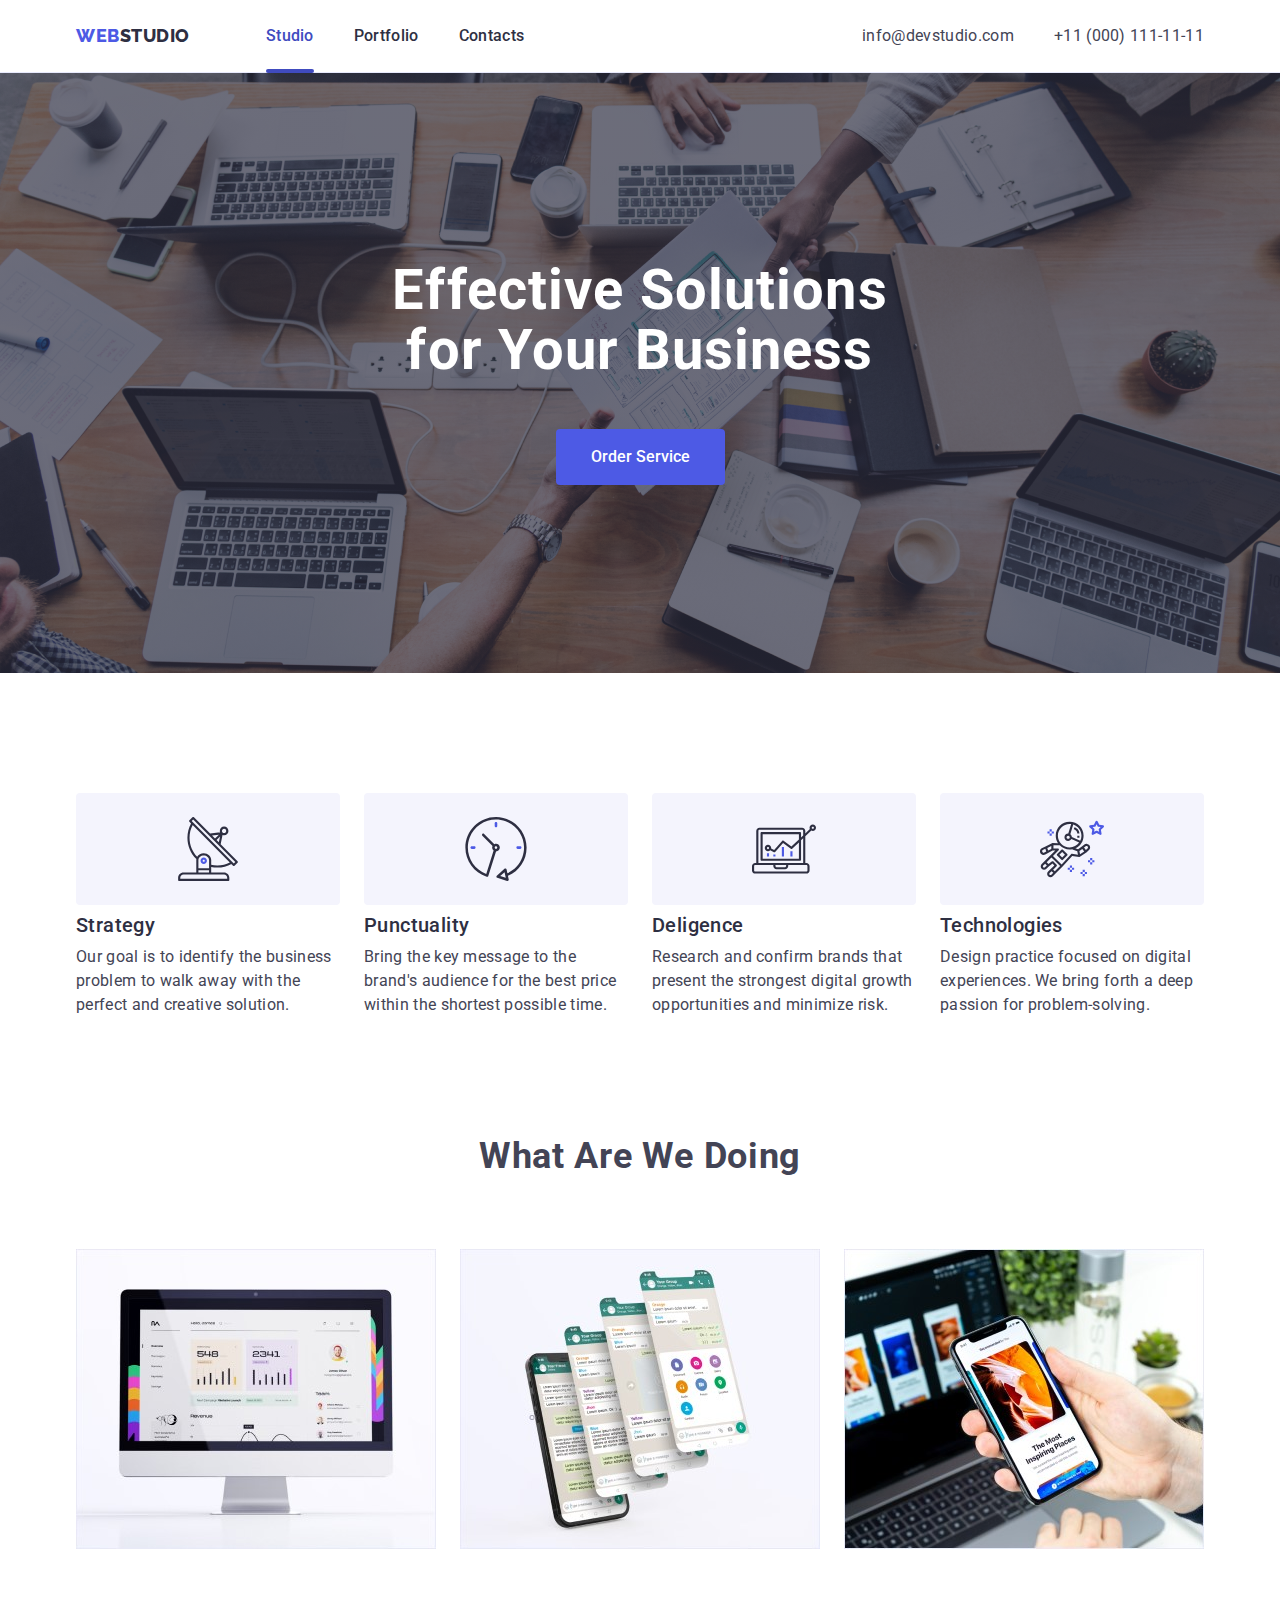
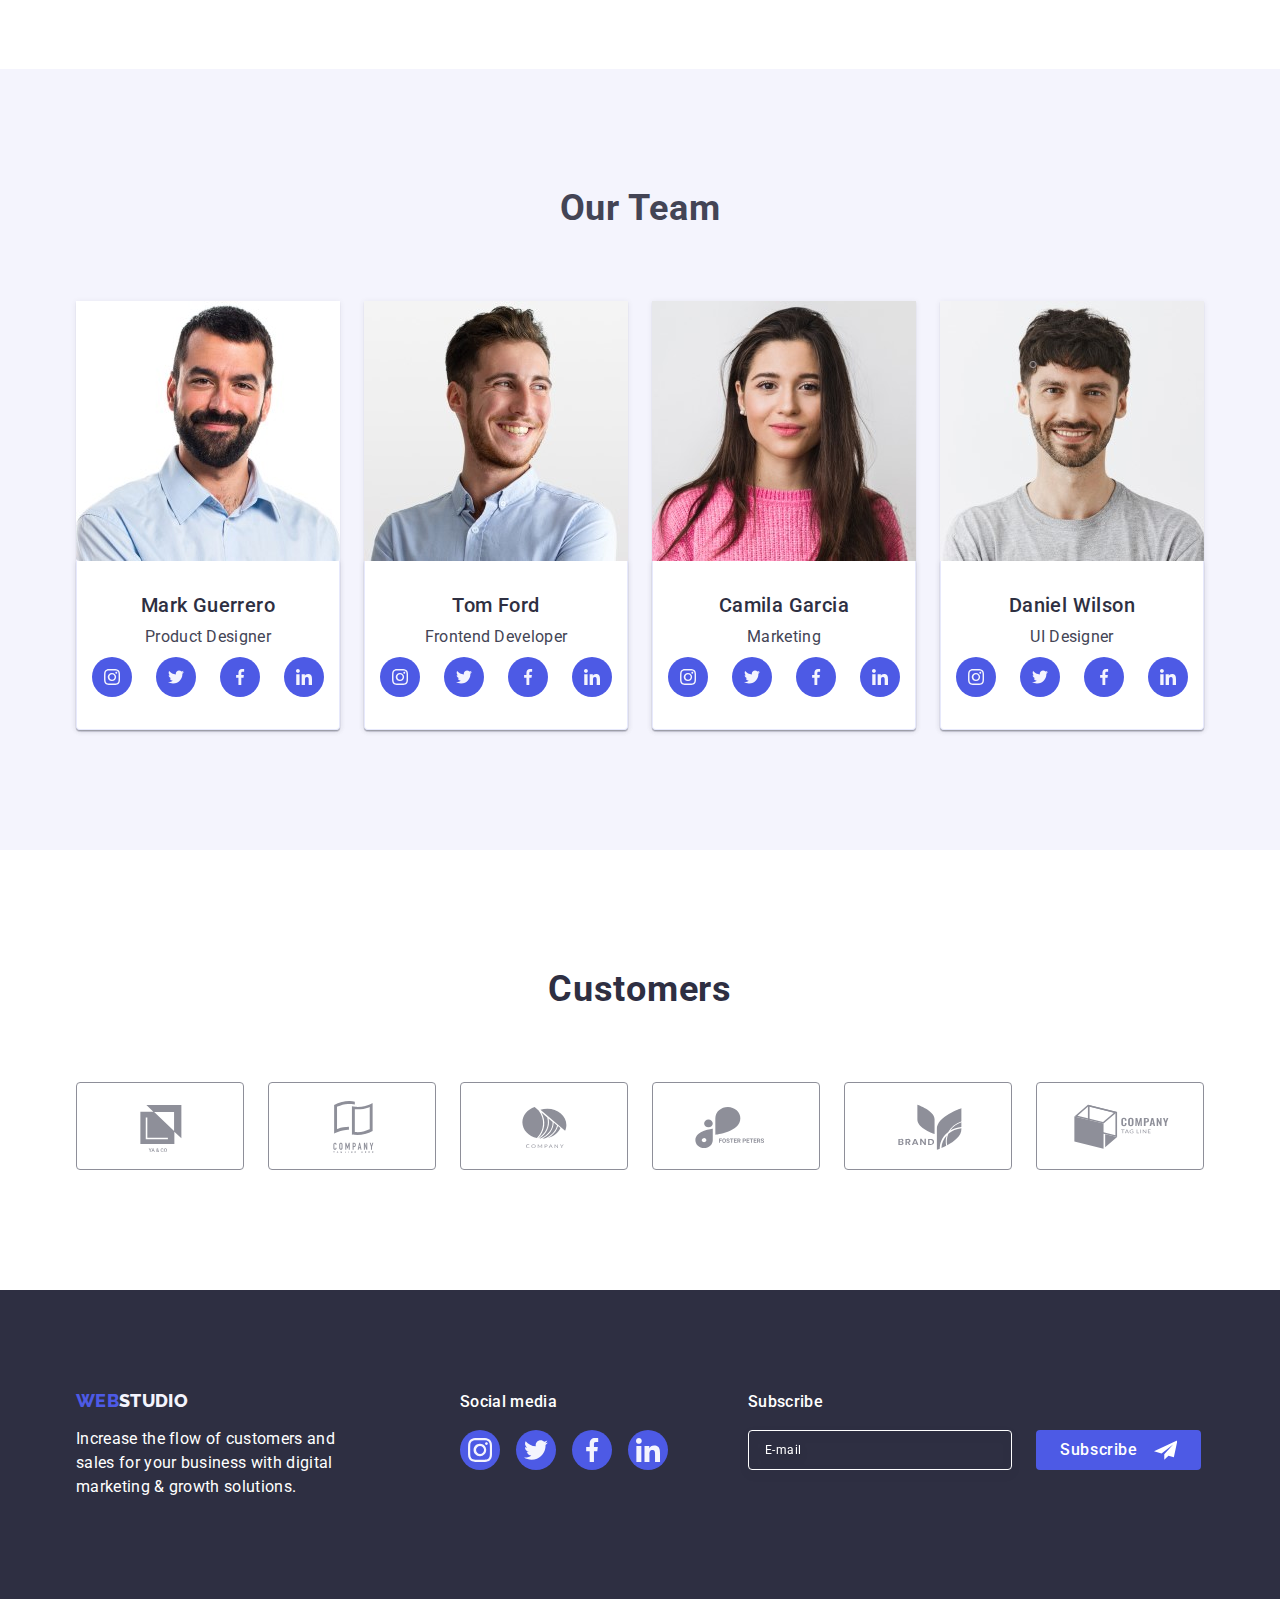
<file: index.html>
<!DOCTYPE html>
<html lang="en">
  <head>
    <meta charset="UTF-8">
    <meta http-equiv="X-UA-Compatible" content="IE=edge">
    <meta name="viewport" content="width=device-width, initial-scale=1.0">
    <title>WebStudio</title>
    <link rel="preconnect" href="https://fonts.googleapis.com">
    <link rel="preconnect" href="https://fonts.gstatic.com" crossorigin>
    <link
      href="https://fonts.googleapis.com/css2?family=Raleway:wght@800&family=Roboto:wght@400;500;700&display=swap"
      rel="stylesheet">
    <link
      rel="stylesheet"
      href="https://cdnjs.cloudflare.com/ajax/libs/modern-normalize/1.1.0/modern-normalize.min.css">
    <link rel="stylesheet" href="./css/styles.css">
  </head>
  <body>
    <!-- header section  -->

    <header class="page-header">
      <div class="container main-nav">
        <nav class="main-nav">
          <a
            href="./index.html"
            target="_self"
            rel="noopener nofollow noreferrer"
            class="logo"
            ><span class="accent">web</span>studio</a>
          <ul class="site-nav list">
            <li class="item ">
              <a href="./studio.html" class="menu-link current link">Studio</a>
            </li>
            <li class="item ">
              <a href="./portfolio.html" class="menu-link link">Portfolio</a>
            </li>
            <li class="item ">
              <a href="./contacts.html" class="menu-link link">Contacts</a>
            </li>
          </ul>
        </nav>

        <address class="contacts">
          <ul class="contact-info list">
            <li class="contact-item">
              <a href="mailto:info@devstudio.com" class="contacts-link link"
                >info@devstudio.com</a
              >
            </li>
            <li class="contact-item">
              <a href="tel:+11(000)111-11-11" class=" contacts-link link"
                >+11 (000) 111-11-11</a
              >
            </li>
          </ul>
        </address>
      </div>
    </header>

    <!-- here is main section hero with order button -->

    <main>
      <section class="hero overlay">
        <div class="container">
          <h1 class="hero-title">Effective Solutions for Your Business</h1>
          <button type="button" class="hero-btn" data-modal-open>Order Service</button>
        </div>
      </section>

      <!-- here section advantages -->

      <section class="section">
        <div class="container">
          <h2 hidden class="visually-hidden">Advantages</h2>
          <ul class="list advantages">
            <li class="description-title">
              <div class="icon-box">
                <svg class="icon-feature" width="64" height="64">
                  <use href="./images/icons.svg#icon-antenna"></use>
                </svg>
              </div>

              <h3 class="advantages-title">Strategy</h3>
              <p class="advantages-desctiption">
                Our goal is to identify the business problem to walk away with
                the perfect and creative solution.
              </p>
            </li>

            <li class="description-title list-item icon-punctuality">
              <div class="icon-box">
                <svg class="icon-feature" width="64" height="64">
                  <use href="./images/icons.svg#icon-clock"></use>
                </svg>
              </div>

              <h3 class="advantages-title">Punctuality</h3>
              <p class="feature-desctiption">
                Bring the key message to the brand's audience for the best price
                within the shortest possible time.
              </p>
            </li>

            <li class="description-title">
              <div class="icon-box">
                <svg class="icon-feature" width="64" height="64">
                  <use href="./images/icons.svg#icon-diagram"></use>
                </svg>
              </div>
              <h3 class="advantages-title">Deligence</h3>
              <p class="feature-desctiption">
                Research and confirm brands that present the strongest digital
                growth opportunities and minimize risk.
              </p>
            </li>

            <li class="description-title">
              <div class="icon-box">
                <svg class="icon-feature" width="64" height="64">
                  <use href="./images/icons.svg#icon-astronaut"></use>
                </svg>
              </div>
              <h3 class="advantages-title">Technologies</h3>
              <p class="feature-feature">
                Design practice focused on digital experiences. We bring forth a
                deep passion for problem-solving.
              </p>
            </li>
          </ul>
        </div>
      </section>

      <!-- here section of examples of work -->
      <section class="section-examples">
        <div class="container">
          <h2 class="section-title">What Are We Doing</h2>

          <ul class="list work-examples">
            <li class="flex-element">
              <img
                src="./images/MacRectangle.jpg"
                alt="Mac"
                width="360"
                height="300">
            </li>
            <li class="flex-element">
              <img
                src="./images/IphonesRectangle.jpg"
                alt="Screenshots"
                width="360"
                height="300">
            </li>
            <li class="flex-element">
              <img
                src="./images/IphoneMac.jpg"
                alt="PC-and-Phone"
                width="360"
                height="300">
            </li>
          </ul>
        </div>
      </section>

      <!-- here starts section with team members -->

      <section class="section team">
        <div class="container">
          <h2 class="section-title">Our Team</h2>
          <ul class="list our-team">
            <li class="team-list">
              <img
                src="./images/MarkGuerrero.jpg"
                alt="Man"
                width="264"
                height="260"
                class="team-image">
              <div class="team-title">
                <h3 class="feature-title">Mark Guerrero</h3>
                <p class="team-description">Product Designer</p>
                <ul class="socials list">
                  <li class="socials-list">
                    <a
                      class="socials-link link"
                      href="https://instagram.com"
                      target="_blank"
                      rel="noopener noreferrer"
                      aria-label="Instagram icon">
                      <svg class="social-icon" width="16" height="16">
                        <use href="./images/icons.svg#icon-instagram"></use>
                      </svg>
                    </a>
                  </li>
                  <li class="socials-list">
                    <a
                      class="socials-link link"
                      href="https://twitter.com"
                      target="_blank"
                      rel="noopener noreferrer"
                      aria-label="Twitter icon">
                      <svg class="social-icon" width="16" height="16">
                        <use href="./images/icons.svg#icon-twitter"></use>
                      </svg>
                    </a>
                  </li>
                  <li class="socials-list">
                    <a
                      class="socials-link link"
                      href="https://facebook.com"
                      target="_blank"
                      rel="noopener noreferrer"
                      aria-label="Facebook icon">
                      <svg class="social-icon" width="16" height="16">
                        <use href="./images/icons.svg#icon-facebook"></use>
                      </svg>
                    </a>
                  </li>
                  <li class="socials-list">
                    <a
                      class="socials-link link"
                      href="https://linkedin.com"
                      target="_blank"
                      rel="noopener noreferrer"
                      aria-label="Linkedin icon">
                      <svg class="social-icon" width="16" height="16">
                        <use href="./images/icons.svg#icon-linkedin"></use>
                      </svg>
                    </a>
                  </li>
                </ul>
              </div>
            </li>

            <li class="team-list">
              <img
                src="./images/TomFord.jpg"
                alt="Man"
                width="264"
                height="260">

              <div class="team-title">
                <h3 class="feature-title">Tom Ford</h3>
                <p class="team-description">Frontend Developer</p>
                <ul class="socials list">
                  <li class="socials-list">
                    <a
                      class="socials-link link"
                      href="https://instagram.com"
                      target="_blank"
                      rel="noopener noreferrer"
                      aria-label="Instagram icon"
                    >
                      <svg class="social-icon" width="16" height="16">
                        <use href="./images/icons.svg#icon-instagram"></use>
                      </svg>
                    </a>
                  </li>
                  <li class="socials-list">
                    <a
                      class="socials-link link"
                      href="https://twitter.com"
                      target="_blank"
                      rel="noopener noreferrer"
                      aria-label="Twitter icon"
                    >
                      <svg class="social-icon" width="16" height="16">
                        <use href="./images/icons.svg#icon-twitter"></use>
                      </svg>
                    </a>
                  </li>
                  <li class="socials-list">
                    <a
                      class="socials-link link"
                      href="https://facebook.com"
                      target="_blank"
                      rel="noopener noreferrer"
                      aria-label="Facebook icon"
                    >
                      <svg class="social-icon" width="16" height="16">
                        <use href="./images/icons.svg#icon-facebook"></use>
                      </svg>
                    </a>
                  </li>
                  <li class="socials-list">
                    <a
                      class="socials-link link"
                      href="https://linkedin.com"
                      target="_blank"
                      rel="noopener noreferrer"
                      aria-label="Linkedin icon"
                    >
                      <svg class="social-icon" width="16" height="16">
                        <use href="./images/icons.svg#icon-linkedin"></use>
                      </svg>
                    </a>
                  </li>
                </ul>
              </div>
            </li>

            <li class="team-list">
              <img
                src="./images/CamilaGarcia.jpg"
                alt="Women"
                width="264"
                height="260">
              <div class="team-title">
                <h3 class="feature-title">Camila Garcia</h3>
                <p class="team-description">Marketing</p>
                <ul class="socials list">
                  <li class="socials-list">
                    <a
                      class="socials-link link"
                      href="https://instagram.com"
                      target="_blank"
                      rel="noopener noreferrer"
                      aria-label="Instagram icon">
                      <svg class="social-icon" width="16" height="16">
                        <use href="./images/icons.svg#icon-instagram"></use>
                      </svg>
                    </a>
                  </li>
                  <li class="socials-list">
                    <a
                      class="socials-link link"
                      href="https://twitter.com"
                      target="_blank"
                      rel="noopener noreferrer"
                      aria-label="Twitter icon">
                      <svg class="social-icon" width="16" height="16">
                        <use href="./images/icons.svg#icon-twitter"></use>
                      </svg>
                    </a>
                  </li>
                  <li class="socials-list">
                    <a
                      class="socials-link link"
                      href="https://facebook.com"
                      target="_blank"
                      rel="noopener noreferrer"
                      aria-label="Facebook icon">
                      <svg class="social-icon" width="16" height="16">
                        <use href="./images/icons.svg#icon-facebook"></use>
                      </svg>
                    </a>
                  </li>
                  <li class="socials-list">
                    <a
                      class="socials-link link"
                      href="https://linkedin.com"
                      target="_blank"
                      rel="noopener noreferrer"
                      aria-label="Linkedin icon">
                      <svg class="social-icon" width="16" height="16">
                        <use href="./images/icons.svg#icon-linkedin"></use>
                      </svg>
                    </a>
                  </li>
                </ul>
              </div>
            </li>

            <li class="team-list">
              <img
                src="./images/DanielWilson.jpg"
                alt="Man"
                width="264"
                height="260">
              <div class="team-title">
                <h3 class="feature-title">Daniel Wilson</h3>
                <p class="team-description">UI Designer</p>
                <ul class="socials list">
                  <li class="socials-list">
                    <a
                      class="socials-link link"
                      href="https://instagram.com"
                      target="_blank"
                      rel="noopener noreferrer"
                      aria-label="Instagram icon">
                      <svg class="social-icon" width="16" height="16">
                        <use href="./images/icons.svg#icon-instagram"></use>
                      </svg>
                    </a>
                  </li>
                  <li class="socials-list">
                    <a
                      class="socials-link link"
                      href="https://twitter.com"
                      target="_blank"
                      rel="noopener noreferrer"
                      aria-label="Twitter icon">
                      <svg class="social-icon" width="16" height="16">
                        <use href="./images/icons.svg#icon-twitter"></use>
                      </svg>
                    </a>
                  </li>
                  <li class="socials-list">
                    <a
                      class="socials-link link"
                      href="https://facebook.com"
                      target="_blank"
                      rel="noopener noreferrer"
                      aria-label="Facebook icon">
                      <svg class="social-icon" width="16" height="16">
                        <use href="./images/icons.svg#icon-facebook"></use>
                      </svg>
                    </a>
                  </li>
                  <li class="socials-list">
                    <a
                      class="socials-link link"
                      href="https://linkedin.com"
                      target="_blank"
                      rel="noopener noreferrer"
                      aria-label="Linkedin icon">
                      <svg class="social-icon" width="16" height="16">
                        <use href="./images/icons.svg#icon-linkedin"></use>
                      </svg>
                    </a>
                  </li>
                </ul>
              </div>
            </li>
          </ul>
        </div>
      </section>

      <section class="section">
        <div class="container">
          <h2 class="section-customers">Customers</h2>
          <ul class="customers-list list">
            <li class="customer-icon">
              <a href="" class="customer-link">
              <svg class="icon-customer" width="104" height="56">
                <use href="./images/icons.svg#icon-client-one"></use>
              </svg>
              </a>
            </li>
            <li class="customer-icon">
              <a href="" class="customer-link">
              <svg class="icon-customer" width="104" height="56">
                <use href="./images/icons.svg#icon-client-two"></use>
              </svg>
              </a>

            </li>
            <li class="customer-icon">
              <a href="" class="customer-link">
              <svg class="icon-customer" width="104" height="56">
                <use href="./images/icons.svg#icon-client-three"></use>
              </svg>
              </a>
            </li>
            <li class="customer-icon">
              <a href="" class="customer-link">
              <svg class="icon-customer" width="104" height="56">
                <use href="./images/icons.svg#icon-client-four"></use>
              </svg>
              </a>
            </li>
            <li class="customer-icon">
              <a href="" class="customer-link">
              <svg class="icon-customer" width="104" height="56">
                <use href="./images/icons.svg#icon-client-five"></use>
              </svg>
              </a>
            </li>
            <li class="customer-icon">
              <a href="" class="customer-link">
              <svg class="icon-customer" width="104" height="56">
                <use href="./images/icons.svg#icon-client-six"></use>
              </svg>
              </a>
            </li>
          </ul>
        </div>
      </section>
    </main>

    <!-- section footer is  starts here -->
    <footer class="section-footer">
      <div class="container footer-container">
        <div class="footer-container-one">
          <a
            class="logo-down"
            href="./index.html"
            target="_self"
            rel="noopener nofollow noreferrer"
            ><span class="accent">web</span
            ><span class="logo-studio">studio</span></a>
          <p class="footer-description">
            Increase the flow of customers and sales for your business with
            digital marketing & growth solutions.
          </p>
        </div>

        <div class="footer-container-two">
          <p class="footer-social-text">Social media</p>
          <ul class="socials-footer list">
            <li class="socials-item-footer">
              <a
                class="socials-link-footer link"
                href="https://instagram.com"
                target="_blank"
                rel="noopener noreferrer"
                aria-label="Instagram icon"
              >
                <svg class="social-icon-footer" width="24" height="24">
                  <use href="./images/icons.svg#icon-instagram"></use>
                </svg>
              </a>
            </li>
            <li class="socials-item-footer">
              <a
                class="socials-link-footer link"
                href="https://twitter.com"
                target="_blank"
                rel="noopener noreferrer"
                aria-label="Twitter icon"
              >
                <svg class="social-icon-footer" width="24" height="24">
                  <use href="./images/icons.svg#icon-twitter"></use>
                </svg>
              </a>
            </li>
            <li class="socials-item-footer">
              <a
                class="socials-link-footer link"
                href="https://facebook.com"
                target="_blank"
                rel="noopener noreferrer"
                aria-label="Facebook icon"
              >
                <svg class="social-icon-footer" width="24" height="24">
                  <use href="./images/icons.svg#icon-facebook"></use>
                </svg>
              </a>
            </li>
            <li class="socials-item-footer">
              <a
                class="socials-link-footer link"
                href="https://linkedin.com"
                target="_blank"
                rel="noopener noreferrer"
                aria-label="Linkedin icon"
              >
                <svg class="social-icon-footer" width="24" height="24">
                  <use href="./images/icons.svg#icon-linkedin"></use>
                </svg>
              </a>
            </li>
          </ul>
        </div>
      




      <div class="footer-container-three">
        <p class="footer-form-subscribe">Subscribe</p>
        <form class="footer-form">
          <label class="footer-label">
            <input class="footer-field" type="email" name="email" placeholder="E-mail" required="">
          </label>
          <button class="footer-form-btn" type="submit">
            Subscribe
            <svg class="footer-form-icon" width="24" height="24">
              <use href="./images/icons.svg#icon-send"></use>
            </svg>
          </button>
        </form>
      </div>
    </div>
  
    </footer>
 <!-- modal is here  -->



 <div class="backdrop is-hidden" data-modal>
  <div class="modal">
    
    <button type="button" class="modal-close-btn" data-modal-close>
     
      <svg class="modal-close-btn-icon" width="8" height="8">
        <use href="./images/icons.svg#icon-close-modal"></use>
      </svg>
    </button>
    <p class="modal-header">Leave your contacts and we will call you back</p>

    <form class="modal-form">
<div class="modal-form-input-wrapper">
  

      <label for="user-name" class="modal-form-field">Name</label>
      <div class="modal-form-input-wrapper-two">
            <input  
            id="user-name"
                  type="text" 
                  name="user-name"  
                  class="modal-form-input" 
                  required pattern="^[a-zA-Zа-яА-Я]+$">
                  <svg class="modal-form-input-icon" width="18" height="24">
                  <use href="./images/icons.svg#icon-person-black"></use>
                </svg>
              </div>    
      
    </div>

      <div class="modal-form-input-wrapper">
      <label  class="modal-form-field">Phone</label>
      <div class="modal-form-input-wrapper-two">
            <input 
            id="user-phone"
                type="tel" 
                name="user-phone" 
                class="modal-form-input" 
                required pattern="[0-9]{3}-[0-9]{3}-[0-9]{2}-[0-9]{2}" 
                title="xxx-xxx-xx-xx">
                <svg class="modal-form-input-icon" width="18" height="24">
                <use href="./images/icons.svg#icon-phone-black"></use>
              </svg>
        
            </div>
    </div>

      <div class="modal-form-input-wrapper">
      <label  class="modal-form-field">Email</label>     
      <div class="modal-form-input-wrapper-two">   
      <input
      id="user-email"
                  type="email" 
                  name="user-email" 
                  class="modal-form-input" 
                  title="email@email.com">
                  <svg class="modal-form-input-icon" width="18" height="24">
                  <use href="./images/icons.svg#icon-email-black"></use>
                </svg>
              </div>
      
    </div>
    <div class="modal-form-input-wrapper comment">
      <label  for="user-comment" class="modal-form-field">Comment</label>
        
      <textarea 
        id="user-comment"
        name="user-comment" 
                 class="modal-form-comment"
                  
                 placeholder="Text input"></textarea>
                 
        
      </div>
      <div class="modal-form-input-wrapper privacy">
       
        <input 
                id= "user-privacy"
                type="checkbox" 
                name="user-privacy"
                value="true"
                class="modal-form-check visually-hidden">

                <label class="modal-label-check" for="user-privacy"
                ><span class="modal-fake-checkbox">
                    
                  <svg class="modal-icon" width="10" height="8">
                    <use href="./images/icons.svg#vector"></use></svg></span
                >
                I accept the terms and conditions of the&nbsp;<a class="modal-agreement-link" href="">
                  Privacy Policy</a> </label>


      </div>






        <button type="submit" class="modal-form-submit">Send</button>
      
    </form>
  </div>
</div>

    
<script src="./js/modal.js"></script>
  </body>
</html>
</file>
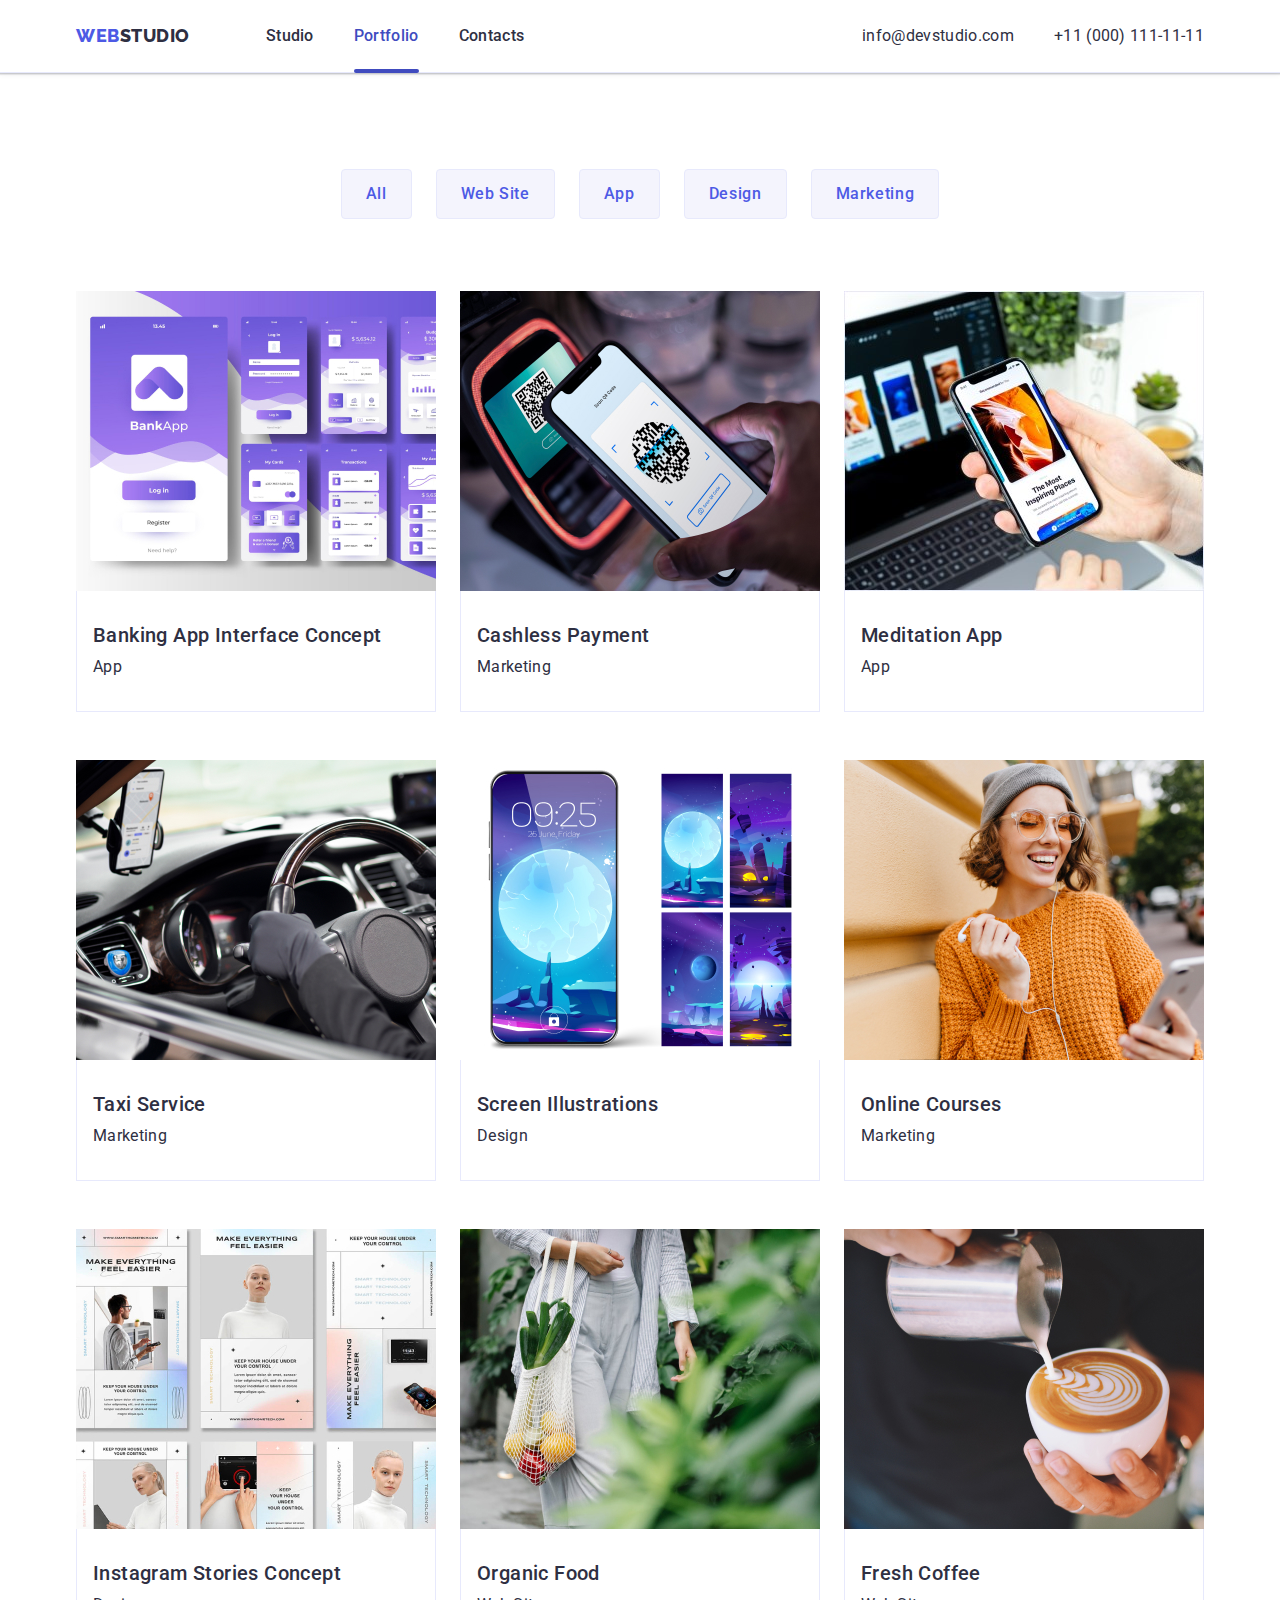
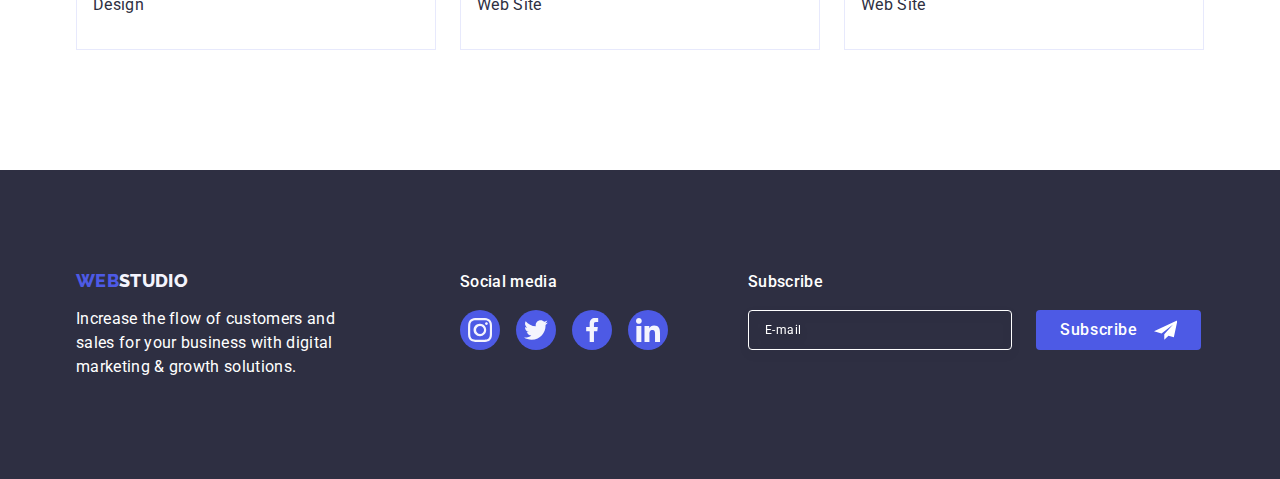
<file: portfolio.html>
<!DOCTYPE html>
<html lang="en">
  <head>
    <meta charset="UTF-8">
    <meta http-equiv="X-UA-Compatible" content="IE=edge">
    <meta name="viewport" content="width=device-width, initial-scale=1.0">
    <title>WebStudio</title>
    <link rel="preconnect" href="https://fonts.googleapis.com">
    <link rel="preconnect" href="https://fonts.gstatic.com" crossorigin>
    <link
      href="https://fonts.googleapis.com/css2?family=Raleway:wght@800&family=Roboto:wght@400;500;700&display=swap"
      rel="stylesheet">
    <link
      rel="stylesheet"
      href="https://cdnjs.cloudflare.com/ajax/libs/modern-normalize/1.1.0/modern-normalize.min.css">
    <link rel="stylesheet" href="./css/styles.css">
  </head>

  <body>
    <!-- header section  -->

    <header class="page-header">
      <div class="container main-nav">
        <nav class="main-nav">
          <a
            href="./index.html"
            target="_self"
            rel="noopener nofollow noreferrer"
            class="logo"
            ><span class="accent">WEB</span>STUDIO</a
          >
          <ul class="site-nav list">
            <li class="item site-nav-item">
              <a href="./index.html" class="menu-link  link">Studio</a>
            </li>
            <li class="item site-nav-item">
              <a href="./portfolio.html" class="menu-link current link">Portfolio</a>
            </li>
            <li class="item site-nav-item">
              <a href="./contacts.html" class="menu-link link">Contacts</a>
            </li>
          </ul>
        </nav>

        <address class="contacts">
          <ul class="contact-info list">
            <li class="contact-item">
              <a href="mailto:info@devstudio.com" class="contact-link link"
                >info@devstudio.com</a
              >
            </li>
            <li class="contact-item">
              <a href="tel:+11(000)111-11-11" class="contact-link link"
                >+11 (000) 111-11-11</a
              >
            </li>
          </ul>
        </address>
      </div>
    </header>

    <!-- main section starts here  -->

    <main>
      <section class="section-portfolio">
        <div class="container">
          <h1 hidden class="visually-hidden">Portfolio</h1>
          <ul class="portfolio-buttons list">
            <li class="portfolio-btn">
              <button type="button" class="button primary">All</button>
            </li>
            <li class="portfolio-btn">
              <button type="button" class="button primary">Web Site</button>
            </li>
            <li class="portfolio-btn">
              <button type="button" class="button primary">App</button>
            </li>
            <li class="portfolio-btn">
              <button type="button" class="button primary">Design</button>
            </li>
            <li class="portfolio-btn">
              <button type="button" class="button primary">Marketing</button>
            </li>
          </ul>

          <ul class="card-set list">
            <li class="project-item">
              <a class="portfolio-card link" href="">
                <div class="card-overlay-wrapper">
                <img
                  class="card-img"
                  src="./images/banking-app.jpg"
                  alt="banking-app interface"
                  width="360">
                  <p class="card-overlay card-overlay-text">14 Stylish and User-Friendly App Design Concepts · Task Manager App · Calorie Tracker App · Exotic Fruit Ecommerce App · Cloud Storage App
                  </p>
                  </div>
                <div class="card-content">
                  <h2 class="card-heading">Banking App Interface Concept</h2>
                  <p class="card-text">App</p>
                </div>
              </a>
            </li>
            <li class="project-item">
              <a class="portfolio-card link" href="">
                <div class="card-overlay-wrapper">
                <img
                  class="card-img"
                  src="./images/Cashless-Payment.jpg"
                  alt="Cashless Payment"
                  width="360">
                  <p class="card-overlay card-overlay-text">14 Stylish and User-Friendly App Design Concepts · Task Manager App · Calorie Tracker App · Exotic Fruit Ecommerce App · Cloud Storage App
                  </p>
                  </div>
                <div class="card-content">
                  <h2 class="card-heading">Cashless Payment</h2>
                  <p class="card-text">Marketing</p>
                </div>
              </a>
            </li>
            <li class="project-item">
              <a class="portfolio-card link" href="">
                <div class="card-overlay-wrapper">
                <img
                  class="card-img"
                  src="./images/IphoneMac.jpg"
                  alt="Laptop with smartphone"
                  width="360">
                  <p class="card-overlay card-overlay-text">14 Stylish and User-Friendly App Design Concepts · Task Manager App · Calorie Tracker App · Exotic Fruit Ecommerce App · Cloud Storage App
                  </p>
                  </div>
                <div class="card-content">
                  <h2 class="card-heading">Meditation App</h2>
                  <p class="card-text">App</p>
                </div>
              </a>
            </li>
            <li class="project-item">
              <a class="portfolio-card link" href="">
                <div class="card-overlay-wrapper">
                <img
                  class="card-img"
                  src="./images/Taxi-Service.jpg"
                  alt="car driving weel"
                  width="360">
                  <p class="card-overlay card-overlay-text">14 Stylish and User-Friendly App Design Concepts · Task Manager App · Calorie Tracker App · Exotic Fruit Ecommerce App · Cloud Storage App
                  </p>
                </div>
                <div class="card-content">
                  <h2 class="card-heading">Taxi Service</h2>
                  <p class="card-text">Marketing</p>
                </div>
              </a>
            </li>
            <li class="project-item">
              <a class="portfolio-card link" href="">
                <div class="card-overlay-wrapper">
                <img
                  class="card-img"
                  src="./images/Screen-Illustration.jpg"
                  alt="Mobile screen"
                  width="360">
                  <p class="card-overlay card-overlay-text">14 Stylish and User-Friendly App Design Concepts · Task Manager App · Calorie Tracker App · Exotic Fruit Ecommerce App · Cloud Storage App
                  </p>
                  </div>
                <div class="card-content">
                  <h2 class="card-heading">Screen Illustrations</h2>
                  <p class="card-text">Design</p>
                </div>
              </a>
            </li>
            <li class="project-item">
              <a class="portfolio-card link" href="">
                <div class="card-overlay-wrapper">
                <img
                  class="card-img"
                  src="./images/Online-Courses.jpg"
                  alt="Girl with an Iphone"
                  width="360">
                  <p class="card-overlay card-overlay-text">14 Stylish and User-Friendly App Design Concepts · Task Manager App · Calorie Tracker App · Exotic Fruit Ecommerce App · Cloud Storage App
                  </p>
                  </div>
                <div class="card-content">
                  <h2 class="card-heading">Online Courses</h2>
                  <p class="card-text">Marketing</p>
                </div>
              </a>
            </li>
            <li class="project-item">
              <a class="portfolio-card link" href="">
                <div class="card-overlay-wrapper">
                <img
                  class="card-img"
                  src="./images/Instagram-Storis-Concept.jpg"
                  alt="Instagram screens of mobile app"
                  width="360">
                  <p class="card-overlay card-overlay-text">14 Stylish and User-Friendly App Design Concepts · Task Manager App · Calorie Tracker App · Exotic Fruit Ecommerce App · Cloud Storage App
                  </p>
                  </div>
                <div class="card-content">
                  <h2 class="card-heading">Instagram Stories Concept</h2>
                  <p class="card-text">Design</p>
                </div>
              </a>
            </li>
            <li class="project-item">
              <a class="portfolio-card link" href="">
                <div class="card-overlay-wrapper">
                <img
                  class="card-img"
                  src="./images/Organic-Food.jpg"
                  alt="girl with a bag"
                  width="360">
                  <p class="card-overlay card-overlay-text">14 Stylish and User-Friendly App Design Concepts · Task Manager App · Calorie Tracker App · Exotic Fruit Ecommerce App · Cloud Storage App
                  </p>
                  </div>
                <div class="card-content">
                  <h2 class="card-heading">Organic Food</h2>
                  <p class="card-text">Web Site</p>
                </div>
              </a>
            </li>
            <li class="project-item">
              <a class="portfolio-card link" href="">
                <div class="card-overlay-wrapper">
                <img
                  class="card-img"
                  src="./images/Fresh-Coffe.jpg"
                  alt="bartender making a cup of Coffee"
                  width="360">
                  <p class="card-overlay card-overlay-text">14 Stylish and User-Friendly App Design Concepts · Task Manager App · Calorie Tracker App · Exotic Fruit Ecommerce App · Cloud Storage App
                  </p>
                  </div>
                <div class="card-content">
                  <h2 class="card-heading">Fresh Coffee</h2>
                  <p class="card-text">Web Site</p>
                </div>
              </a>
            </li>
          </ul>
        </div>
      </section>
    </main>

    <!-- section footer is  starts here -->
    <footer class="section-footer">
      <div class="container footer-container">
        <div class="footer-container-one">
          <a
            class="logo-down"
            href="./index.html"
            target="_self"
            rel="noopener nofollow noreferrer"
            ><span class="accent">web</span
            ><span class="logo-studio">studio</span></a>
          <p class="footer-description">
            Increase the flow of customers and sales for your business with
            digital marketing & growth solutions.
          </p>
        </div>

        <div class="footer-container-two">
          <p class="footer-social-text">Social media</p>
          <ul class="socials-footer list">
            <li class="socials-item-footer">
              <a
                class="socials-link-footer"
                href="https://instagram.com"
                target="_blank"
                rel="noopener noreferrer"
                aria-label="Instagram icon"
              >
                <svg class="social-icon-footer" width="24" height="24">
                  <use href="./images/icons.svg#icon-instagram"></use>
                </svg>
              </a>
            </li>
            <li class="socials-item-footer">
              <a
                class="socials-link-footer link"
                href="https://twitter.com"
                target="_blank"
                rel="noopener noreferrer"
                aria-label="Twitter icon"
              >
                <svg class="social-icon-footer" width="24" height="24">
                  <use href="./images/icons.svg#icon-twitter"></use>
                </svg>
              </a>
            </li>
            <li class="socials-item-footer">
              <a
                class="socials-link-footer link"
                href="https://facebook.com"
                target="_blank"
                rel="noopener noreferrer"
                aria-label="Facebook icon"
              >
                <svg class="social-icon-footer" width="24" height="24">
                  <use href="./images/icons.svg#icon-facebook"></use>
                </svg>
              </a>
            </li>
            <li class="socials-item-footer">
              <a
                class="socials-link-footer"
                href="https://linkedin.com"
                target="_blank"
                rel="noopener noreferrer"
                aria-label="Linkedin icon"
              >
                <svg class="social-icon-footer" width="24" height="24">
                  <use href="./images/icons.svg#icon-linkedin"></use>
                </svg>
              </a>
            </li>
          </ul>
        </div>




        <div class="footer-container-three">
          <p class="footer-form-subscribe">Subscribe</p>
          <form class="footer-form">
            <label class="footer-label">
              <input class="footer-field" type="email" name="email" placeholder="E-mail" required="">
            </label>
            <button class="footer-form-btn" type="submit">
              Subscribe
              <svg class="footer-form-icon" width="24" height="24">
                <use href="./images/icons.svg#icon-send"></use>
              </svg>
            </button>
          </form>
        </div>
      </div>
    
      
    </footer>
  </body>
</html>
</file>
<file: css/styles.css>
:root {
  --Primary-Brand-IRIS: #4d5ae5;
  --Pressed-State-OCEAN: #404bbf;
  --Dark-NAVY-BLUE: #2e2f42;
  --Success-GREEN: #31d0aa;
  --Text-SLATE: #434455;
  --Subtle-Text-Light-Slate: #8e8f99;
  --Accent-CORNFLOWER: #e7e9fc;
  --Light-CLOUD: #f4f4fd;
  --Modal-Overlay-NavyBLUEmodal: #2e2f4266;
  --Hero-background-GREY: #2e2f42b2;
  --White-background-WHITE: #ffffff;
  --modal-background-DIARY: rgba(252, 252, 252, 1);
  --Body-Backgroung: #e5e5e5;
  --card-set-gap: 48px;
  --transition: 250ms cubic-bezier(0.4, 0, 0.2, 1);
  --color-text-label: #8e8f99;
  --background-color-checkbox: #404bbf;
  --privacy-link-color: #4d5ae5;
  --title-media-color:#ffffff;
}


body {
  background: var(--White-background-WHITE);
  color: var(--Text-SLATE);
  font-family: Roboto, sans-serif;
  font-size: 16px;
  line-height: 1.5;
  letter-spacing: 0.02em;
}

h1,
h2,
h3,
h4,
p {
  margin: 0;
  margin-bottom: 0;
}

.list {
  flex-wrap: wrap;
  list-style: none;
  padding: 0;
  margin: 0;
  display: flex;
}

.section {
  padding-top: 120px;
  padding-bottom: 120px;
}

.link {
  font-style: normal;
  text-decoration: none;
}

img {
  display: block;
  max-width: 100%;
  height: auto;
}

.visually-hidden {
  position: absolute;
  width: 1px;
  height: 1px;
  margin: -1px;
  border: 0;
  padding: 0;

  white-space: nowrap;
  clip-path: inset(100%);
  clip: rect(0 0 0 0);
  overflow: hidden;
}



/* header css */

.logo {
  color: var(--Dark-NAVY-BLUE);

  font-family: "Raleway", sans-serif;
  font-weight: 800;
  font-size: 18px;
  line-height: 1.17;

  text-decoration: none;
  text-transform: uppercase;

  margin-right: 76px;
  display: inline-block;
  letter-spacing: 0.03em;
}

.logo-down {
  color: var(--Dark-NAVY-BLUE);

  font-family: "Raleway", sans-serif;
  font-weight: 800;
  font-size: 18px;
  line-height: 1.17;

  text-decoration: none;
  text-transform: uppercase;

  margin-right: 76px;
  display: inline-block;
  margin-bottom: 16px;
}

.accent {
  color: var(--Primary-Brand-IRIS);
}

.main-nav {
  display: flex;
  align-items: center;
}

.site-nav {
  display: flex;
  /* margin-left: 76px; */
}

.site-nav .item {
  margin-right: 40px;
}

.site-nav .item:last-child {
  margin-right: 0;
}

site-nav .link {
  
  display: block;
  
  padding-top: 24px;
  padding-bottom: 24px;

  
  font-weight: 500;
  text-decoration: none;

  letter-spacing: 0.02em;
  font-size: 16px;
  line-height: 1.5;

  color: var(--Dark-NAVY-BLUE);
  transition: color var(--transition);
 }
.site-nav .link:hover,
.site-nav .link:focus {
  color: var(--Pressed-State-OCEAN);
}

.site-nav .link.current {
  color: var(--Pressed-State-OCEAN);
}


.current::after {
  position: absolute;
  content: '';
  

  display: block;
  width: 100%;
  height: 4px;
  background-color: var(--Pressed-State-OCEAN);
  bottom: -1px;
  border-radius: 2px;
  left: 0;
}

.menu-link {
  position: relative;
  display: block;
  color: var(--Dark-NAVY-BLUE);
  
          
    padding-top: 24px;
    padding-bottom: 24px;
   
    font-weight: 500;
    text-decoration: none;
  
    letter-spacing: 0.02em;
    font-size: 16px;
    line-height: 1.5;
    
        transition: color var(--transition);
   }
  
.contacts-link{
  display: block;
    padding-top: 24px;
    padding-bottom: 24px;
    font-weight: 400;
    font-size: 16px;
    line-height: 1.5;
    letter-spacing: 0.02em;
    color: #434455;
    transition: color 250ms cubic-bezier(0.4, 0, 0.2, 1);
 
}

.menu-link:hover,
.menu-link:focus {
  color: var(--Pressed-State-OCEAN);
}

.current {
  color: var(--Pressed-State-OCEAN);
}


.contact-info .link:hover,
.contact-info .link:focus {
  color: var(--Pressed-State-OCEAN);
}
.contact-link  {
  color: var(--Dark-NAVY-BLUE);
  transition: color var(--transition);
  

  font-weight: 400;
  font-size: 16px;
  line-height: 1.5;
  letter-spacing: 0.02em;
  text-decoration: none;
  font-style: normal;

  padding-top: 24px;
  padding-bottom: 24px;
  display: block;
}

.contacts {
  font-style: normal;
  margin-left: auto;
}

.contact-info:last-child {
  margin-right: 0;
}
.contact-info {
  gap: 40px;
}

.page-header {
  border-top: none;
  border-bottom: 1px solid var(--Accent-CORNFLOWER);
  box-shadow: 0px 2px 1px rgba(46, 47, 66, 0.08),
    0px 1px 1px rgba(46, 47, 66, 0.16), 0px 1px 6px rgba(46, 47, 66, 0.08);
}

.address-info {
  color: var(--Text-SLATE);

  font-weight: 400;
  font-size: 16px;
  line-height: 1.5;
  letter-spacing: 0.02em;
}

.address-item {
  display: flex;
}





/* main container settings  */
.container {
  width: 1158px;

  margin-left: auto;
  margin-right: auto;

  padding-left: 15px;
  padding-right: 15px;
}

/* style for the section hero */

.hero-title {
  color: var(--White-background-WHITE);
  font-family: Roboto, sans-serif;
  font-size: 56px;
  font-weight: 700;
  line-height: 1.07;
  letter-spacing: 0.02em;
  text-align: center;
  margin: 0 auto;

  max-width: 496px;
}

.hero {
  background-color: var(--Dark-NAVY-BLUE);

  text-align: center;

  padding-top: 188px;
  padding-bottom: 188px;
}

/* section advantages  */

.advantages {
  display: flex;
  flex-wrap: wrap;
}


.description-title {
  width: 260px;

  width: calc((100% - 72px) / 4);

  margin-right: 24px;
  margin-bottom: 24px;

  border-radius: 0px 0px 4px 4px;

  letter-spacing: 0.02em;
}

.description-title:nth-child(4n) {
  margin-right: 0;
}

.description-title:nth-last-child(-n + 4) {
  margin-bottom: 0;
}

.advantages-title {
  color: var(--Dark-NAVY-BLUE);

  font-size: 20px;
  font-weight: 500;
  line-height: 1.2;
  letter-spacing: 0.02em;

  margin-bottom: 8px;
 /* padding-top: 8px;*/
}

.icon-box {
  display: flex;
  margin-bottom: 8px;
  justify-content: center;
  align-items: center;
  height: 112px;
  background-color: var(--Light-CLOUD);
  border-radius: 4px;
}

/* section examples of work  */

.work-examples {
  display: flex;
  flex-wrap: wrap;
}

.section-examples {
  padding-bottom: 120px;
}

.flex-element {
  margin-right: 24px;
}

.flex-element:nth-child(3n) {
  margin-right: 0;
}

.flex-element:nth-last-child(-n + 3) {
  margin-bottom: 0;
}







/* css for section our team  */
.socials {
    display: flex;
    justify-content: center;
    gap: 24px;
}

.socials-link {
  display: flex;
  justify-content: center;
  align-items: center;
  height: 40px;
  width: 40px;
  background-color: var(--Primary-Brand-IRIS);
  border-radius: 50%;
  transition: background-color var(--transition);
}


.socials-link:hover,
.socials-link:focus {
   background-color: var(--Pressed-State-OCEAN);
}



.section-title {
  font-size: 36px;
  font-weight: 700;
  line-height: 1.11;
  text-align: center;
  letter-spacing: 0.02em;

  margin-bottom: 72px;

  text-transform: capitalize;
}

.team {
  background-color: var(--Light-CLOUD);
}

.team-image {
  border-radius: 0px 0px 4px 4px;
}

.team-list:nth-child(4n) {
  margin-right: 0;
}

.team-title {
  text-align: center;
  padding: 32px 0;
  background-color: var(--White-background-WHITE);

  border: 1px solid var(--Accent-CORNFLOWER);
  box-shadow: 0px 1px 6px rgba(46, 47, 66, 0.08),
    0px 1px 1px rgba(46, 47, 66, 0.16), 0px 2px 1px rgba(46, 47, 66, 0.08);
  border-radius: 0px 0px 4px 4px;
  border-top: none;
}

.feature-title {
  color: var(--Dark-NAVY-BLUE);
  letter-spacing: 0.02em;
  font-size: 20px;
  font-weight: 500;
  line-height: 1.2;

  margin-bottom: 8px;
}
.team-title > p {
  background-color: var(--White-background-WHITE);
}

.our-team {
  display: flex;
  flex-wrap: wrap;
  gap: 24px;
  border-radius: 0px 0px 4px 4px;
}

.team-list {
  letter-spacing: 0.02em;
  border-radius: 0px 0px 4px 4px;
  box-shadow: 0px 1px 6px rgba(46, 47, 66, 0.08),
    0px 1px 1px rgba(46, 47, 66, 0.16), 0px 2px 1px rgba(46, 47, 66, 0.08);
}

.team-description {
  margin-bottom: 8px;

  font-size: 16px;
  font-style: normal;
  font-weight: 400;
  line-height: 1.5;
  letter-spacing: 0.02em;

  color: var(--Text-SLATE);
}

.section-portfolio {
  padding: 96px 0 120px;
}

.hero-btn {
  color: var(--White-background-WHITE);
  background-color: var(--Primary-Brand-IRIS);
  transition: background-color var(--transition);

  display: block;

  border-radius: 4px;
  border: 1px solid transparent;
  border: none;
  width: 169px;
  height: 56px;
  min-width: 169px;

  padding: 16px 32px;
  margin: auto;
  margin-top: 48px;

  text-align: center;
  font-weight: 500;
  text-decoration: none;
  cursor: pointer;
}

.hero-btn:hover,
.hero-btn:focus {
  color: var(--White-background-WHITE);
  background-color: var(--Pressed-State-OCEAN);
  border: 1px solid transparent;
}

/*.button {
  color: var(--White-background-WHITE);
  background-color: var(--Primary-Brand-IRIS);

  font-family: Roboto, sans-serif;
  font-weight: 500;
  font-size: 16px;
  line-height: 1.5;
  letter-spacing: 0.04em;

  display: inline-block;
  border-radius: 4px;
  text-align: center;
  padding: 16px 32px;

  text-decoration: none;
  cursor: pointer;
}*/

.primary {
  color: var(--White-background-WHITE);
  background-color: var(--Primary-Brand-IRIS);

  font-family: Roboto, sans-serif;
  font-weight: 500;
  font-size: 16px;
  line-height: 1.5;
  letter-spacing: 0.04em;

  display: inline-block;
  border-radius: 4px;
  text-align: center;
  padding: 12px 24px;

  text-decoration: none;
  cursor: pointer;

  color: var(--Primary-Brand-IRIS);
  background-color: var(--Light-CLOUD);
  border-color: var(--Accent-CORNFLOWER);
  border: 1px solid var(--Accent-CORNFLOWER);
  
  transition: color var(--transition), background-color var(--transition), border-color var(--transition), box-shadow var(--transition);
}

.button.secondary {
  color: var(--White-background-WHITE);
  border: 1px solid transparent;
}

.button:hover,
.button:focus {
  color: var(--White-background-WHITE);
  background-color: var(--Pressed-State-OCEAN);
  box-shadow: 0px 3px 1px rgba(0, 0, 0, 0.1), 0px 2px 1px rgba(0, 0, 0, 0.08),
    0px 2px 2px rgba(0, 0, 0, 0.12);
  border-color: var(--Pressed-State-OCEAN);
}

/* Portfolio CSS  */

.card-set {
  display: flex;
  flex-wrap: wrap;
}

.portfolio-card {
  display: block;
  height: auto;
  transition: box-shadow var(--transition);
  
}

.portfolio-card:hover,
.portfolio-card:focus {
  box-shadow: 0px 1px 6px rgba(46, 47, 66, 0.08), 0px 1px 1px rgba(46, 47, 66, 0.16), 0px 2px 1px rgba(46, 47, 66, 0.08);
}

.project-item {
 margin-right: 24px;
  margin-bottom: 48px;
  flex-basis: calc((100% - 48px) / 3);}
 /*  box-shadow: 0px 1px 6px rgba(46, 47, 66, 0.08), 0px 1px 1px rgba(46, 47, 66, 0.16), 0px 2px 1px rgba(46, 47, 66, 0.08);
}*/

.project-item:nth-child(3n + 3) {
  margin-right: 0;
}

.project-item:nth-last-child(-n + 3) {
  margin-bottom: 0;
}

.project-item-text {
  padding: 32px 16px;
  border-bottom: 1px solid #e7e9fc;
  border-left: 1px solid #e7e9fc;
  border-right: 1px solid #e7e9fc;
}

.project-item .title-name {
  margin-bottom: 8px;
}

.card-img {
  display: block;
}

.card-heading {
  color: var(--Dark-NAVY-BLUE);
  margin-bottom: 8px;

  font-size: 20px;
  line-height: 1.2;

  font-weight: 500;
  font-size: 20px;
  line-height: 1.2;
  letter-spacing: 0.02em;
}

.card-text {
  margin-top: 8px;
 /* margin-right: 16px;*/

  font-weight: 400;
  font-size: 16px;
  line-height: 1.5;
  letter-spacing: 0.02em;
  color: var(--Dark-NAVY-BLUE);
}

.card-content {
  padding: 32px 16px;
  border: 1px solid var(--Accent-CORNFLOWER);
  border-top: none;
  
}



.card-overlay {
  position: absolute;
  left: 0;
  top: 0;
  background-color: var(--Primary-Brand-IRIS);
  padding: 40px 32px;
  padding-bottom: auto;
  height: 100%;
  width: 100%;
  transform: translate(0, 100%);
  transition: transform 250ms linear;
}

.card-overlay-wrapper {
  position: relative;
  overflow: hidden;

}

.card-overlay-text {
  color: var(--Light-CLOUD);
  transition: transform 250ms cubic-bezier(0.4, 0, 0.2, 1);
}

.portfolio-card:hover .card-overlay,
.portfolio-card:focus .card-overlay{
transform: translate(0, 0);
}



/* portfolio buttons  */

.portfolio-buttons {
  display: flex;
  justify-content: center;
  margin-bottom: 72px;
  gap: 24px;
  transition: color 250ms cubic-bezier(0.4, 0, 0.2, 1), background-color 250ms cubic-bezier(0.4, 0, 0.2, 1), border-color 250ms cubic-bezier(0.4, 0, 0.2, 1), box-shadow 250ms cubic-bezier(0.4, 0, 0.2, 1);
}

.portfolio-btn {
  gap: 24px;
}

.portfolio-buttons:last-child(-n + 1) {
  margin-right: 0;
}

.button:hover,
.button:focus {
  border: 1px solid transparent;
}

.primary:hover,
.primary:focus {
  border: 1px solid transparent;
}

/* section footer */

.logo-studio {
  color: var(--Light-CLOUD);
}

.footer-description {
  color: var(--White-background-WHITE);
  max-width: 264px;
}

.section-footer {
  background: var(--Dark-NAVY-BLUE);
  padding: 100px 0;
}

.section-footer .logo {
  display: inline-block;
  margin-bottom: 16px;
}

.footer-container {
  display: flex;
  align-items: baseline;
}

.footer-container-one {
  margin-right: 120px;
}
.footer-container-three {
  margin-left: 80px;
}

.footer-form-subscribe {
  
  margin-bottom: 16px;
    font-weight: 500;
    font-size: 16px;
    line-height: 1.5;
    letter-spacing: 0.02em;
    color: var(--White-background-WHITE);
}


.footer-form {
    display: flex;
    align-items: center;
}

.footer-label {
    display: flex;
    align-items: center;
    margin-right: 24px;
}

.footer-field {
    width: 264px;
    height: 40px;
    padding: 15px 16px;
    font-size: 12px;
    line-height: 1.5;
    letter-spacing: 0.04em;
    background-color: transparent;
    border: 1px solid var(--White-background-WHITE);
     filter: drop-shadow(0px 4px 4px rgba(0, 0, 0, 0.15)); 
    border-radius: 4px;
    color: var(--White-background-WHITE);
    transition: border-color var(--transition);
}

.footer-form-btn {
  /* position: relative;*/
    width: 165px;
    height: 40px;
    padding: 8px 24px;
    z-index: 1;
    font-weight: 500;
    font-size: 16px;
    line-height: 1.5;
    letter-spacing: 0.04em;
    text-align: left;
    min-width: 165px;
    display: flex;
    justify-content: center; 
    align-items: center; 
    color: #FFFFFF;
    background-color: var(--Primary-Brand-IRIS);
    border-radius: 4px;
    border: none;
    cursor: pointer;
    transition: background-color var(--transition);
}

.footer-social-text {
  margin-bottom: 16px;
  font-weight: 500;
  font-size: 16px;
  line-height: 1.5;
  letter-spacing: 0.02em;
  color: #ffffff;
}

.footer-field::placeholder {
  color: white;
  letter-spacing: 0.04em;
 }
 
 .footer-form-icon {
      /*position: absolute;
     top: 50%;
     right: 24px;*/
     margin-left: 16px;
     /*transform: translateY(-50%);*/
     fill: var(--White-background-WHITE);
 }
 
 
 .modal-header {
   display: block;
   margin-bottom: 16px;
   color: var(--Dark-NAVY-BLUE);
   text-align: center;
   font-weight: 500;
   font-size: 16px;
   line-height: 1.5;
   letter-spacing: 0.02em;
 
 }
/* decorative elements  */

.overlay {
  max-width: 1440px;
  height: 600px;
  margin-left: auto;
  margin-right: auto;

  background-image: linear-gradient(
      rgba(46, 47, 66, 0.7),
      rgba(46, 47, 66, 0.7)
    ),
    url(../images/people-office.jpg);

  background-repeat: no-repeat;
  background-position: center;
  background-size: cover;
}


.socials {
  display: flex;
  justify-content: center;
  gap: 24px;
  margin-top: 8px;
}

.social-icon {
  fill: var(--Light-CLOUD);
}



/* section customers  */


.section-customers {
  color: var(--Dark-NAVY-BLUE);
  font-size: 36px;
  font-weight: 700;
  line-height: 1.1;
  text-align: center;
  letter-spacing: 0.02em;

  margin-bottom: 72px;

  text-transform: capitalize;
}

.customers-list {
    display: flex;
    justify-content: center;
    gap: 24px;

    line-height: 1.15;
    gap: 24px;

}

.customer-icon {
  width: calc((100% - 120px) / 6);
  height: 88px;
}

.icon-customer {
  fill: currentColor;
}


.customer-link {
  display: flex;
  width: 100%;
  height: 100%;
  justify-content: center;
  align-items: center;
  border: 1px solid var(--Subtle-Text-Light-Slate);
  border-radius: 4px;
  color: var(--Subtle-Text-Light-Slate);
      transition: border-color var(--transition), color var(--transition);
}

.customer-link:hover,
.customer-link:focus {
 border-color: var(--Pressed-State-OCEAN);
 color: var(--Pressed-State-OCEAN);
}

.customer-link:active {
  border-color: var(--Pressed-State-OCEAN);
  fill: var(--Pressed-State-OCEAN);
}



/* footer css  */

.socials-link-footer {
  width: 40px;
  height: 40px;
  display: flex;
  justify-content: center;
  align-items: center;
  background-color: var(--Primary-Brand-IRIS);
  border-radius: 50%;
  transition: background-color var(--transition);
  
}


.socials-link-footer:hover,
.socials-link-footer:focus {
 background-color: var(--Success-GREEN);
}


.social-icon-footer {
    fill: var(--Light-CLOUD);
   
}

.social-icon-footer:hover,
.social-icon-footer:focus {
  fill: var(--Success-GREEN);
}

.socials-footer {
  
  justify-content: center;
  gap: 16px;
  margin-top: 8px; 
}


/* modal window */

.backdrop {
  position: fixed;
  top: 0;
  left: 0;
  width: 100%;
  height: 100%;
 background-color: rgba(46, 47, 66, 0.4);
 transition: opacity var(--transition), visibility var(--transition);
}

.backdrop.is-hidden {
  opacity: 0;
  visibility: hidden;
  pointer-events: none;
}

.modal {
  position: absolute;
  top: 50%;
  left: 50%;
  transform: translate(-50%, -50%);
  background: var(--modal-background-DIARY);
  border-radius: 4px;
   width: 408px;
   padding: 24px;
   padding-top: 72px;
   
  min-height: 576px;
  transition: transform 250ms cubic-bezier(0.4, 0, 0.2, 1);
   box-shadow: 0px 1px 1px rgba(0, 0, 0, 0.14), 0px 1px 3px rgba(0, 0, 0, 0.12), 0px 2px 1px rgba(0, 0, 0, 0.2);
}

.modal-close-btn {
  position: absolute;
  top: 24px;
  right: 24px;
  display:flex;
  justify-content: center;
  align-items: center;
  width: 24px;
  height: 24px;
  border-radius: 50%;
  background-color: var(--Accent-CORNFLOWER);
  border: 1px solid rgba(0, 0, 0, 0.1);
  padding: 0;
   cursor: pointer;
  transition: background-color var(--transition), border var(--transition);
}

.modal-close-btn:hover,
.modal-close-btn:focus {
  border-color: var(--Pressed-State-OCEAN);
  background: var(--Pressed-State-OCEAN);
  border: none;
}

.modal-close-btn-icon {
 transition: fill var(--transition);
}

.modal-close-btn:hover .modal-close-btn-icon, 
.modal-close-btn:focus .modal-close-btn-icon
 {
  fill: var(--White-background-WHITE);
 }
  
 .modal-form {
  display: flex;
  flex-direction: column;
 }

 .modal-form-input-desc {
  font-size: 12px;
  font-weight: 400;
  line-height: 1.2;
  letter-spacing: 0.01em;
  color: var(--Subtle-Text-Light-Slate);
  display: block;
  margin-bottom: 4px;

 }

.modal-form-input-wrapper {
 /* display: block;*/
  position: relative;
  margin-bottom: 8px;}
  

.modal-form-input-wrapper-two {
position: relative;
}


.form-modal-input-wrapper {
  /*display: block;*/
  position: relative;
  /*margin-bottom: 8px;*/
}
.comment{
  margin-bottom: 16px;
}
 .modal-form-field {
  margin-bottom: 8px;
  font-size: 12px; 
  line-height: 1.17; 
  letter-spacing: 0.04em; 
  color: #8e8f99;
  display: block;
  margin-bottom: 4px;
  
 }

  .modal-form-field-comment {
    margin-bottom: 16px;
  }


 .modal-form-input {
  width: 100%;
  height: 40px;
  border: 1px solid rgba(46, 47, 66, 0.2); 
  
  background-color: transparent;
  outline: transparent; 
  /*border: 1px solid var(--Modal-Overlay-NavyBLUEmodal);*/
  border-radius: 4px;
  padding-left: 38px;
  transition: border-color var(--transition);
 }


.modal-form-input:focus {
  outline: none;
  border-color: var(--Primary-Brand-IRIS);
}


.modal-form-input:focus + .modal-form-input-icon {
  fill: var(--Primary-Brand-IRIS);
}


 .modal-form-comment {
  display: block;
  outline: none;
  resize: none;
  width: 100%;
  height: 120px;
   border: 1px solid var(--Modal-Overlay-NavyBLUEmodal);
   font-size: 12px;
   line-height: 1.17;
   letter-spacing: 0.04em;
   cursor: pointer;
   color: var(--Text-SLATE);
  border-radius: 4px;
  /*color: rgba(46, 47, 66, 0.4); */
    background-color: transparent;
  padding: 8px 16px; 
  outline: transparent; 
  border: 1px solid rgba(46, 47, 66, 0.2);
  /*transition: border-color 250ms cubic-bezier(0.4, 0, 0.2, 1);*/
  filter: drop-shadow(0px 4px 4px rgba(0, 0, 0, 0.15)); 
  transition: background-color 250ms cubic-bezier(0.4, 0, 0.2, 1);
  transition: border-color var(--transition);
 }

  .modal-form-comment::placeholder {
    color: var(--Modal-Overlay-NavyBLUEmodal);
    font-weight: 400;
    font-size: 12px;
    line-height: 1.16;
    letter-spacing: 0.04em;
    
  }
  .privacy{
    margin-bottom: 24px;
  }
.modal-form-comment:focus {
  outline: none;
  border-color: var(--Primary-Brand-IRIS);
}

.modal-form-check-desc {
  display: flex;
  align-items: center;
   line-height: 1.17; 
  font-size: 12px;
  margin-bottom: 24px;
  letter-spacing: 0.04em;
  color: var(--Subtle-Text-Light-Slate);
}

 .modal-form-input-icon {
  position: absolute;
    display: block;
    fill: #2e2f42;
       top: 50%;
    left: 16px;
    transform: translate(0, -50%);
    transition: background-color var(--transition);
    transition: fill var(--transition); 

 }


 .modal-form-check-desc::before {
  display: block;
  content: '';
 /* background-image: url(../images/checkbox-default.svg);*/
  width: 16px;
  height: 16px;
  cursor: pointer;
  margin-right: 8px;
 }

 

  .modal-form-check:focus + .modal-form-check-desc::before {
  outline: 1px solid var(--Primary-Brand-IRIS);
 }

 .modal-form-submit {
  display: block;
  font-family: "Roboto", sans-serif ;
  font-size: 16px ;

  color: var(--White-background-WHITE);
  background-color: var(--Primary-Brand-IRIS);
  /*transition: background-color var(--transition);*/
  transition: box-shadow var(--transition);
  transition: background-color 250ms cubic-bezier(0.4, 0, 0.2, 1); 
  line-height: 1.5;
  letter-spacing: 0.04em;

  border-radius: 4px;
  border: 1px solid transparent;
  border: none;
  min-width: 169px;
  height: 56px;

  padding: 16px 32px;
  margin: auto;

  text-align: center;
  font-weight: 500;
  text-decoration: none;
  cursor: pointer;
}


.modal-form-submit:focus {
  outline: 1px solid var(--Primary-Brand-IRIS);
  color: var(--White-background-WHITE);
  background-color: var(--Pressed-State-OCEAN);
  border: 1px solid transparent;
  box-shadow: 0px 4px 4px rgba(0, 0, 0, 0.15);
}

.modal-agreement-link {
  
  text-underline-position: under;
  color: var(--Primary-Brand-IRIS);
}

.modal-agreement-link:focus {
   outline: 1px solid var(--Primary-Brand-IRIS);
}


.modal-label-check{
   /* margin-left: 8px;*/
    margin-bottom: 24px;
    font-weight: 400;
    
     font-size: 12px; 
  line-height: 1.17;
  letter-spacing: 0.04em;
  color: #8e8f99;
 /*color: var(--Dark-NAVY-BLUE);*/
}
.modal-fake-checkbox{
  width: 16px;
  
    margin-right: 8px;
           height: 16px;
  border: 1px solid #2e2f42;
  border-radius: 2px;
  display: inline-flex; 
  align-items: center; 
  justify-content: center;
  /*color: var(--Dark-NAVY-BLUE);*/
  fill: transparent; 
}

.modal-fake-checkbox:fokus{
fill: #FFFFFF;
  border: none;
  border-color:#404bbf;
 /*background-color: #404bbf;*/}
.privacy-policy-link{
  color: #4d5ae5;
}



.modal-form-check:checked + .modal-label-check .modal-fake-checkbox {
  background-color: var(--background-color-checkbox);
  border: none;
  fill: var(--title-media-color);
  border-color: var(--background-color-checkbox);
}

.modal-form-check:focus + .modal-label-check .modal-fake-checkbox {
  border-color: var(--background-color-checkbox);
}

.modal-form-check:focus + .modal-fake-checkbox {
  background: #404bbf;
  border: 1px solid #404bbf;
}

.privacy-policy-link {
  color: var(--privacy-link-color);
}




.modal-icon {
  cursor: pointer;
}
</file>
